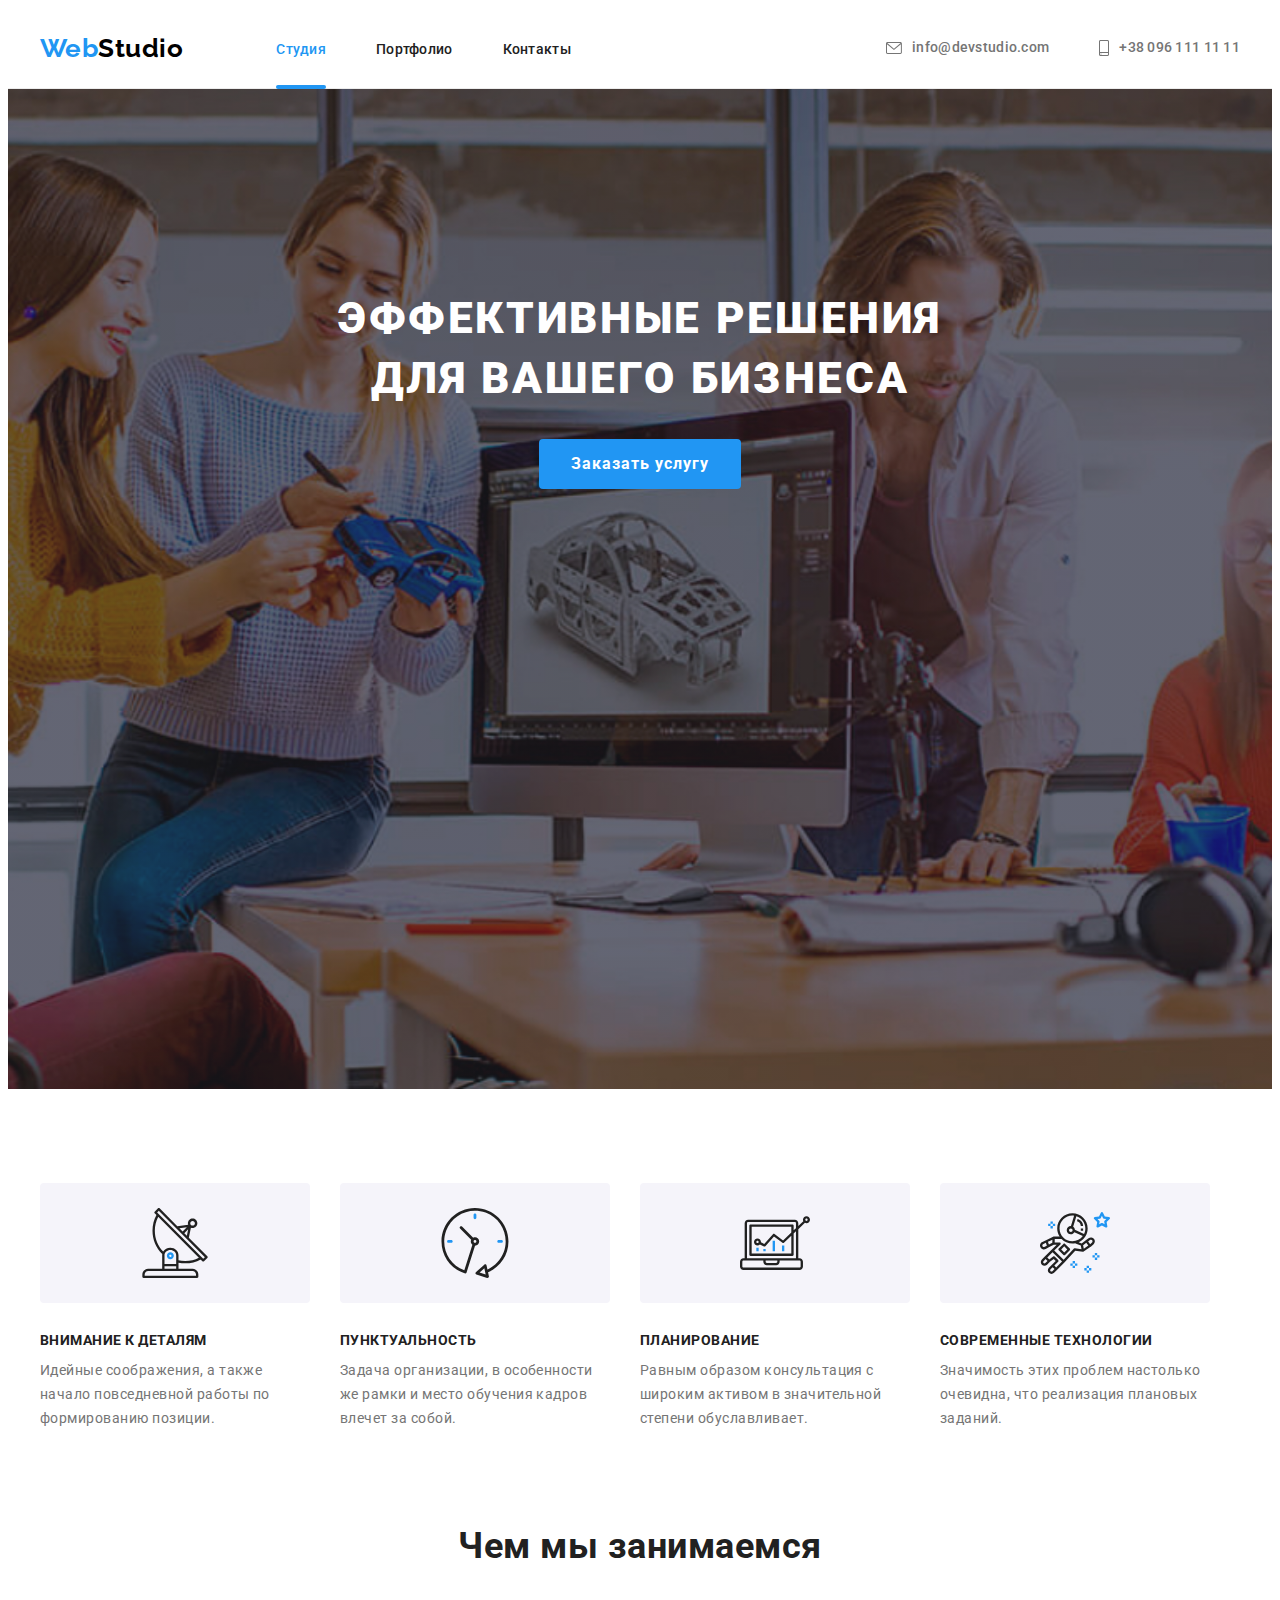
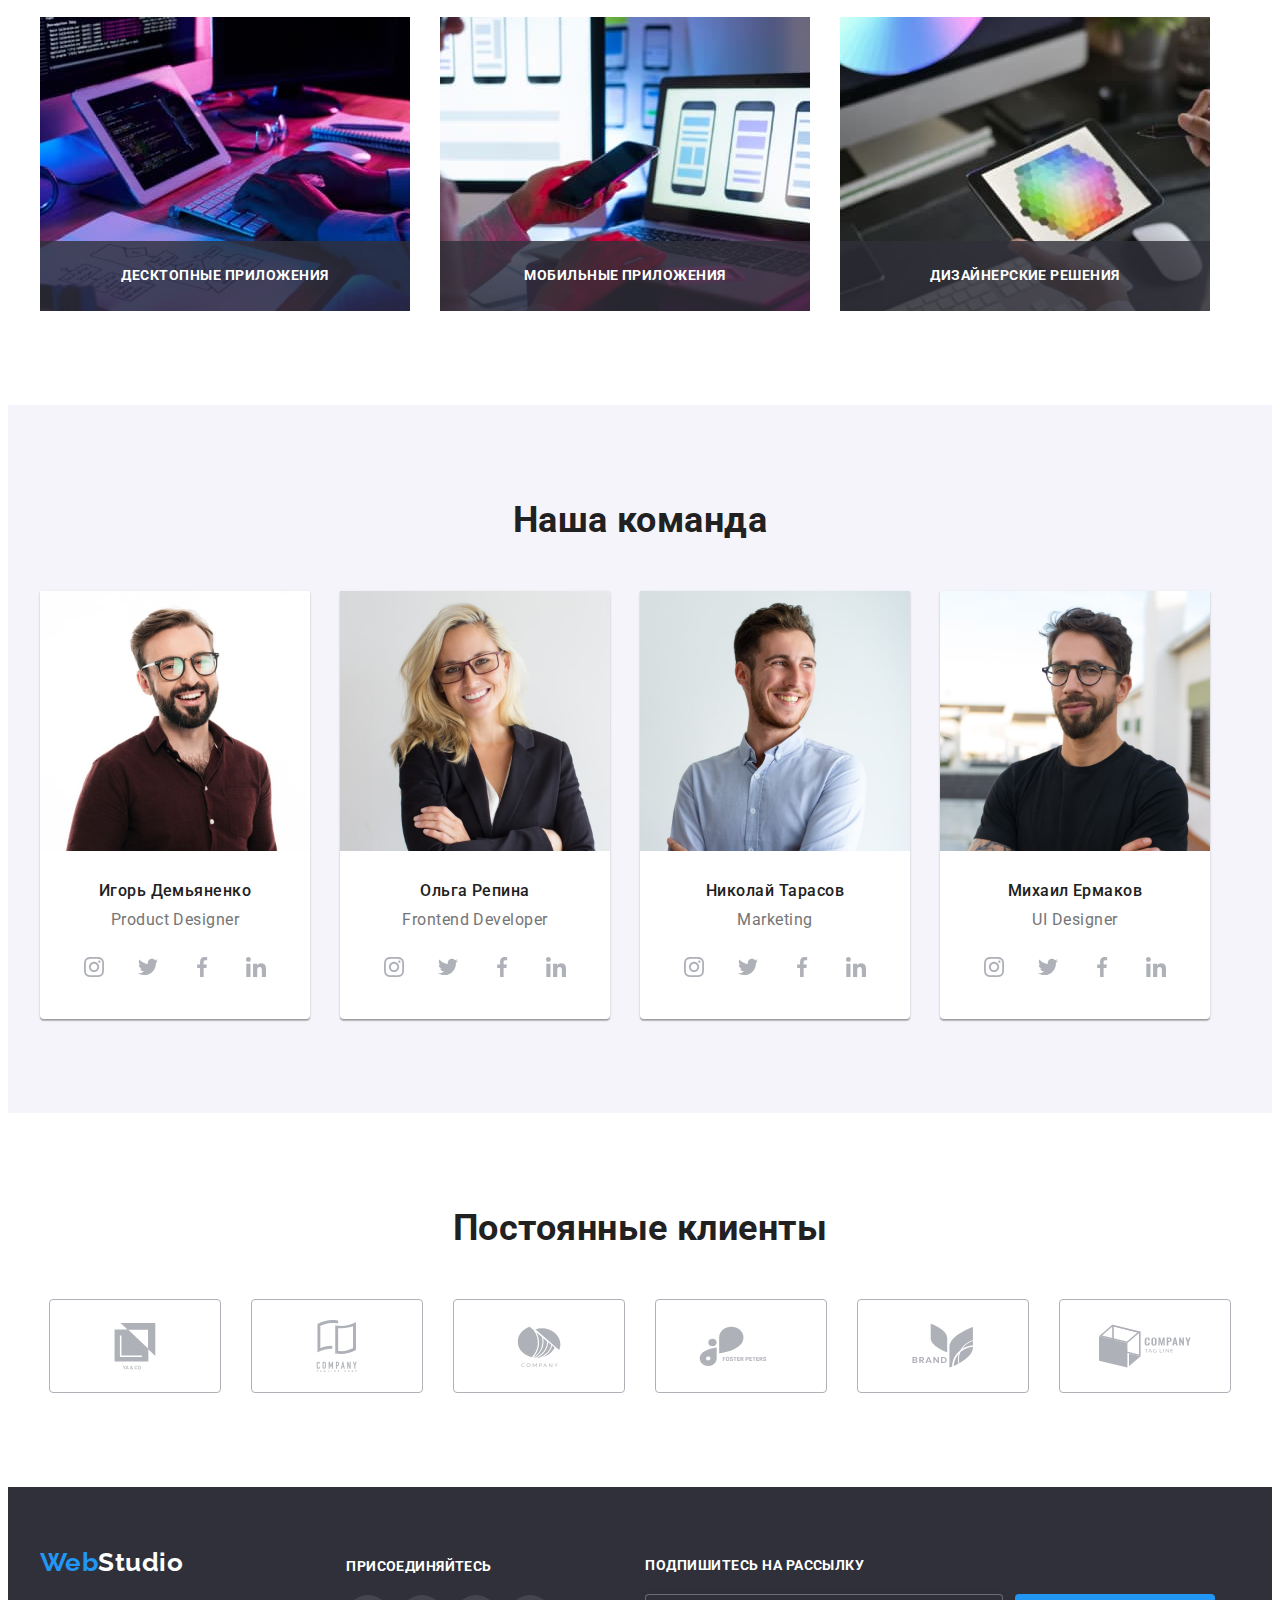
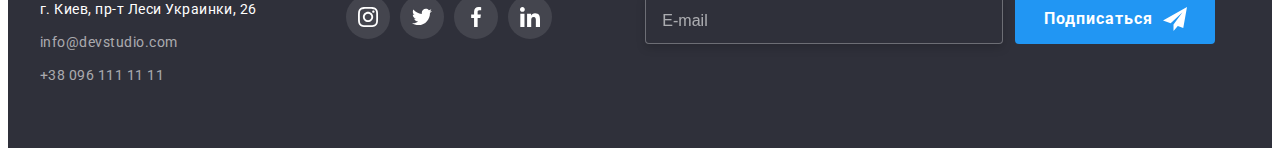
<file: index.html>
<!DOCTYPE html>
<html lang="ru">

<head>
    <meta charset="UTF-8">
    <meta http-equiv="X-UA-Compatible" content="IE=edge">
    <meta name="viewport" content="width=device-width, initial-scale=1.0">
    <title>Студия</title>
    <link
        href="https://fonts.googleapis.com/css2?family=Raleway:wght@700&family=Roboto:wght@400;500;700;900&display=swap"
        rel="stylesheet">
    <link rel="stylesheet" href="https://cdnjs.cloudflare.com/ajax/libs/modern-normalize/1.1.0/modern-normalize.min.css"
        integrity="sha512-wpPYUAdjBVSE4KJnH1VR1HeZfpl1ub8YT/NKx4PuQ5NmX2tKuGu6U/JRp5y+Y8XG2tV+wKQpNHVUX03MfMFn9Q=="
        crossorigin="anonymous" referrerpolicy="no-referrer" />
    <link rel="stylesheet" href="./css/main.min.css">
</head>

<body>


    <!-------------------------------------------------HEADER--------------------------------------------------------->
    <header class="header">
        <div class="container header__container--flex ">
            <nav class="header__nav">
                <a href="/index.html" class="logo">Web<span class="logo__text">Studio</span></a>

                <ul class="site-nav">
                    <li class="site-nav__item"><a href="" class="site-nav__link site-nav__link--current">Студия</a></li>
                    <li class="site-nav__item"><a href="./portfolio.html" class="site-nav__link">Портфолио</a></li>
                    <li class="site-nav__item"><a href="" class="site-nav__link">Контакты</a></li>
                </ul>
            </nav>
            <ul class="auth-nav">
                <li class="auth-nav__item">
                    <a href="mailto:info@devstudio.com" class="auth-nav__link"> <svg class="auth-nav__icon" width="16" height="12">
                            <use href="./images/icons.svg#icon-envelope"></use>
                        </svg>info@devstudio.com</a>
                </li>
                <li class="auth-nav__item">
                    <a href="tel:+380961111111" class="auth-nav__link"><svg class="auth-nav__icon" width="10" height="16">
                            <use href="./images/icons.svg#icon-smartphone"></use>
                        </svg> +38 096 111 11 11</a>
                </li>
            </ul>
        </div>
    </header>


    <!-------------------------------------------------HERO----------------------------------------------------------->
    <main>
        <section class="hero">
            <h1 class="hero__title">Эффективные решения<br> для вашего бизнеса</h1>
            <button data-modal-open type="button" class="button">Заказать услугу</button>
        </section>


        <!-------------------------------------------FEATERS---------------------------------------------------------->
        <section class="section">
            <div class="container">
                <h2 class="section__title visually-hidden">Особенности </h2>
                <ul class="features ">
                    <li class="features__item">
                        <div class="features__box"><svg class="features__icon" width="70px" height="70px">
                                <use href="./images/icons.svg#icon-antenna"></use>
                            </svg>
                        </div>
                        <h3 class="features__title">Внимание к деталям</h3>
                        <p class="features__text">Идейные соображения, а также начало повседневной работы по формированию позиции.
                        </p>
                    </li>

                    <li class="features__item">
                        <div class="features__box"><svg class="features__icon" width="70px" height="70px">
                                <use href="./images/icons.svg#icon-clock"></use>
                            </svg>
                        </div>
                        <h3 class="features__title">Пунктуальность</h3>
                        <p class="features__text">Задача организации, в особенности же рамки и место обучения кадров влечет за
                            собой.
                        </p>
                    </li>

                    <li class="features__item">
                        <div class="features__box"><svg class="features__icon" width="70px" height="70px">
                                <use href="./images/icons.svg#icon-diagram"></use>
                            </svg>
                        </div>
                        <h3 class="features__title">Планирование</h3>
                        <p class="features__text">Равным образом консультация с широким активом в значительной степени
                            обуславливает.
                        </p>
                    </li>

                    <li class="features__item">
                        <div class="features__box"><svg class="features__icon" width="70px" height="70px">
                                <use href="./images/icons.svg#icon-astronaut"></use>
                            </svg>
                        </div>
                        <h3 class="features__title">Современные технологии</h3>
                        <p class="features__text">Значимость этих проблем настолько очевидна, что реализация плановых заданий.</p>
                    </li>
                </ul>
            </div>
        </section>

        <!------------------------------------------------ABOUT-------------------------------------------------------->
        <section class="section section--padding">
            <div class="container">
                <h2 class="section__title">Чем мы занимаемся</h2>
                <ul class="about">
                    <li class="about__item">
                        <img src="./images/box1.jpg"
                            alt="Пальцы человека набирают програмный код на клавиатуре" width="370" height="294">
                        <p class="about__text">Десктопные приложения</p>
                    </li>
                    <li class="about__item">
                        <img src="./images/box2.jpg"
                            alt="В одной руке человек держит смартфон, а другой работает на ноутбуке" width="370"
                            height="294">
                        <p class="about__text">Мобильные приложения</p>
                    </li>
                    <li class="about__item">
                        <img src="./images/box3.jpg" alt="Человек рассматривает цветовую гамму на экране планшета"
                            width="370" height="294">
                        <p class="about__text">Дизайнерские решения</p>
                    </li>

                </ul>
            </div>
        </section>

        <!-------------------------------------------------TEAM------------------------------------------------------->
        <section class="section section--bg-color">
            <div class="container">
                <h2 class="section__title">Наша команда</h2>
                <ul class="team-card">
                    <li class="team-card__item"><img class="team-card__pic" src="./images/img.jpg"
                            alt="улыбающийся мужчина игорь демьяненко" width="270" height="260">
                        <h3 class="team-card__title">Игорь Демьяненко</h3>
                        <p lang="en" class="team-card__text">Product Designer</p>
                    
                        <ul class="team-socials">

                            <li>
                                <a class="team-socials__link" href="">
                                    <svg class="team-socials__icon"  height="20">
                                        <use href="./images/icons.svg#icon-instagram"></use>
                                    </svg>
                                </a>
                            </li>

                            <li>
                                <a class="team-socials__link" href="">
                                    <svg class="team-socials__icon"  height="20">
                                        <use href="./images/icons.svg#icon-twitter"></use>
                                    </svg>
                                </a>
                            </li>

                            <li>
                                <a class="team-socials__link" href="">
                                    <svg class="team-socials__icon"  height="20">
                                        <use href="./images/icons.svg#icon-facebook"></use>
                                    </svg>
                                </a>
                            </li>

                            <li>
                                <a class="team-socials__link team-socials__link--margin" href="">
                                    <svg class="team-socials__icon"  height="20">
                                        <use href="./images/icons.svg#icon-linkedin"></use>
                                    </svg>
                                </a>
                            </li>
                        </ul>
                    </li>

                    <li class="team-card__item"><img class="team-card__pic" src="./images/img1.jpg"
                            alt="улыбающаяся женщина ольга репина" width="270" height="260">
                        <h3 class="team-card__title">Ольга Репина</h3>
                        <p lang="en" class="team-card__text">Frontend Developer</p>
                        <ul class="team-socials">
                            <li>
                                <a class="team-socials__link" href="">
                                    <svg class="team-socials__icon"  height="20">
                                        <use href="./images/icons.svg#icon-instagram"></use>
                                    </svg>
                                </a>
                            </li>

                            <li>
                                <a class="team-socials__link" href="">
                                    <svg class="team-socials__icon"  height="20">
                                        <use href="./images/icons.svg#icon-twitter"></use>
                                    </svg>
                                </a>
                            </li>

                            <li>
                                <a class="team-socials__link" href="">
                                    <svg class="team-socials__icon"  height="20">
                                        <use href="./images/icons.svg#icon-facebook"></use>
                                    </svg>
                                </a>
                            </li>

                            <li>
                                <a class="team-socials__link team-socials__link--margin" href="">
                                    <svg class="team-socials__icon"  height="20">
                                        <use href="./images/icons.svg#icon-linkedin"></use>
                                    </svg>
                                </a>
                            </li>
                        </ul>
                    </li>

                    <li class="team-card__item"><img class="team-card__pic" src="./images/img2.jpg"
                            alt="улыбающийся мужчина николай тарасов" width="270" height="260">
                        <h3 class="team-card__title">Николай Тарасов</h3>
                        <p lang="en" class="team-card__text">Marketing</p>
                        <ul class="team-socials">
                            <li>
                                <a class="team-socials__link" href="">
                                    <svg class="team-socials__icon"  height="20">
                                        <use href="./images/icons.svg#icon-instagram"></use>
                                    </svg>
                                </a>
                            </li>

                            <li>
                                <a class="team-socials__link" href="">
                                    <svg class="team-socials__icon"  height="20">
                                        <use href="./images/icons.svg#icon-twitter"></use>
                                    </svg>
                                </a>
                            </li>

                            <li>
                                <a class="team-socials__link" href="">
                                    <svg class="team-socials__icon"  height="20">
                                        <use href="./images/icons.svg#icon-facebook"></use>
                                    </svg>
                                </a>
                            </li>

                            <li>
                                <a class="team-socials__link team-socials__link--margin " href="">
                                    <svg class="team-socials__icon" height="20">
                                        <use href="./images/icons.svg#icon-linkedin"></use>
                                    </svg>
                                </a>
                            </li>
                        </ul>
                    </li>

                    <li class="team-card__item"><img class="team-card__pic" src="./images/img3.jpg"
                            alt="улыбающийся мужчина михаил ермаков" width="270" height="260">
                        <h3 class="team-card__title">Михаил Ермаков</h3>
                        <p lang="en" class="team-card__text">UI Designer</p>
                        <ul class="team-socials">
                            <li>
                                <a class="team-socials__link" href="">
                                    <svg class="team-socials__icon"  height="20">
                                        <use href="./images/icons.svg#icon-instagram"></use>
                                    </svg>
                                </a>
                            </li>

                            <li>
                                <a class="team-socials__link" href="">
                                    <svg class="team-socials__icon"  height="20">
                                        <use href="./images/icons.svg#icon-twitter"></use>
                                    </svg>
                                </a>
                            </li>

                            <li>
                                <a class="team-socials__link" href="">
                                    <svg class="team-socials__icon" height="20">
                                        <use href="./images/icons.svg#icon-facebook"></use>
                                    </svg>
                                </a>
                            </li>

                            <li>
                                <a class="team-socials__link team-socials__link--margin" href="">
                                    <svg class="team-socials__icon" height="20">
                                        <use href="./images/icons.svg#icon-linkedin"></use>
                                    </svg>
                                </a>
                            </li>
                        </ul>
                    </li>
                </ul>
            </div>
        </section>

        <!---------------------------------------------- CLIENTS ------------------------------------------------------->
        <section class="section">
            <div class="container">
                <h2 class="section__title">Постоянные клиенты</h2>
                <ul class="clients-list">

                    <li class="clients-list__item">
                        <a class="clients-list__link" href="">
                            <svg class="clients-list__icon"  height="46.7">
                                <use href="./images/icons.svg#icon-clients-1"></use>
                            </svg>
                        </a>
                    </li>

                    <li class="clients-list__item">
                        <a class="clients-list__link" href="">
                            <svg class="clients-list__icon"  height="52">
                                <use href="./images/icons.svg#icon-clients-2"></use>
                            </svg>
                        </a>
                    </li>

                    <li class="clients-list__item">
                        <a class="clients-list__link" href="">
                            <svg class="clients-list__icon"  height="41.18">
                                <use href="./images/icons.svg#icon-clients-3"></use>
                            </svg>
                        </a>
                    </li>

                    <li class="clients-list__item">
                        <a class="clients-list__link" href="">
                            <svg class="clients-list__icon"  height="40.62">
                                <use href="./images/icons.svg#icon-clients-4"></use>
                            </svg>
                        </a>
                    </li>

                    <li class="clients-list__item">
                        <a class="clients-list__link" href="">
                            <svg class="clients-list__icon"  height="45.43">
                                <use href="./images/icons.svg#icon-clients-5"></use>
                            </svg>
                        </a>
                    </li>

                    <li class="clients-list__item">
                        <a class="clients-list__link" href="">
                            <svg class="clients-list__icon"  height="43.93">
                                <use href="./images/icons.svg#icon-clients-6"></use>
                            </svg>
                        </a>
                    </li>
                </ul>
            </div>
        </section>
    </main>

    <!---------------------------------------------------FOOTER------------------------------------------------------>
    <footer class="footer">
        <div class="container footer--flex">
            <div><a href="/index.html" class="logo footer__logo">Web<span class="logo__text--color">Studio</span></a>
                <address class="address">
                    <ul>
                        <li><a href="https://goo.gl/maps/sERwJR5rZnEGDeJr6" class="address__link address__link--color">г. Киев, пр-т Леси
                                Украинки,
                                26</a></li>
                        <li><a href="mailto:info@devstudio.com" class="address__link">info@devstudio.com</a></li>
                        <li><a href="tel:+380961111111" class="address__link address__link--margin">+38 096 111 11 11</a></li>
                    </ul>
                </address>
            </div>

            <!--Footer socials -->

            <div class="footer-socials">
                <p class="footer-socials__text">Присоединяйтесь</p>
                <ul class="footer-socials__list">
                    <li class="footer-socials__item">
                        <a class="footer-socials__link" href="">
                            <svg class="footer-socials__icon"  height="20px">
                                <use href="./images/icons.svg#icon-instagram"></use>
                            </svg>
                        </a>
                    </li>

                    <li class="footer-socials__item">
                        <a class="footer-socials__link" href="">
                            <svg class="footer-socials__icon"  height="20px">
                                <use href="./images/icons.svg#icon-twitter"></use>
                            </svg>
                        </a>
                    </li>

                    <li class="footer-socials__item">
                        <a class="footer-socials__link" href="">
                            <svg class="footer-socials__icon"  height="20px">
                                <use href="./images/icons.svg#icon-facebook"></use>
                            </svg>
                        </a>
                    </li>

                    <li class="footer-socials__item">
                        <a class="footer-socials__link" href="">
                            <svg class="footer-socials__icon"  height="20px">
                                <use href="./images/icons.svg#icon-linkedin"></use>
                            </svg>
                        </a>
                    </li>
                </ul>
            </div>

            <!--Footer E-mail Form -->

            <form class="mail-form">
                <div class="mail-form__field">
                    <label class="mail-form__label" for="mail-input">Подпишитесь на рассылку</label>
                    <input class="mail-form__input" type="email" name="mail-input" id="mail-input" placeholder="E-mail">
                </div>

                <button class="button mail-form__button" type="submit">Подписаться
                    <svg class="button__icon" width="24" height="24">
                        <use href="./images/icons.svg#icon-send"></use>
                    </svg>
                </button>
            </form>
        </div>

    </footer>

    <!--------------------------------------------------- MODAL--------------------------------------------------------->

    <div data-modal class="backdrop is-hidden">
        <div class="modal">

            <button data-modal-close type="button" class="close-btn">
                <svg class="close-btn__icon"  height="11px">
                    <use href="./images/icons.svg#icon-close"></use>
                </svg>
            </button>
            <form class="modal-form">
                <div role="group">
                    <h2 class="modal-form__title">Оставьте свои данные, мы вам перезвоним</h2>
                    <div class="form-fild">
                        <label class="form-fild__label" for="name">Имя</label>

                        <div class="input-wrapper"> <input class="form-fild__input" type="text" name="name" id="name">
                            <svg class="form-fild__icon" width="18" height="18">
                                <use href="./images/icons.svg#icon-person"></use>
                            </svg>
                        </div>

                    </div>

                    <div class="form-fild">
                        <label class="form-fild__label" for="tel">Телефон</label>
                        <div class="input-wrapper"><input class="form-fild__input" type="tel" name="tel" id="tel">
                            <svg class="form-fild__icon" width="18" height="18">
                                <use href="./images/icons.svg#icon-phone"></use>
                            </svg>

                        </div>
                    </div>

                    <div class="form-fild">
                        <label class="form-fild__label" for="email">Почта</label>
                        <div class="input-wrapper"> <input class="form-fild__input" type="email" name="email" id="email">
                            <svg class="form-fild__icon" width="18" height="18">
                                <use href="./images/icons.svg#icon-email"></use>
                            </svg>

                        </div>
                    </div>
                </div>

                <div class="form-fild">
                    <label class="form-fild__label" for="comment">Комментарий</label>
                    <textarea class="form-fild__input form-fild__input--textarea" name="comment" id="comment" rows="8"
                        placeholder="Введите текст"></textarea>
                </div>


                <div class="policy">

                    <label class="policy__label">
                        <input class="policy__checkbox" type="checkbox" name="policy">

                        <svg class="policy__icon" width="16" height="15">
                            <use href="./images/icons.svg#icon-mark"></use>
                        </svg>

                        Соглашаюсь с рассылкой и принимаю <a class="policy__link" href="">Условия договора </a>


                    </label>
                </div>


                <button class="button button--size" type="submit">Отправить</button>
            </form>
        </div>
    </div>
    <script src="./js/modal.js"></script>


</body>

</html>
</file>
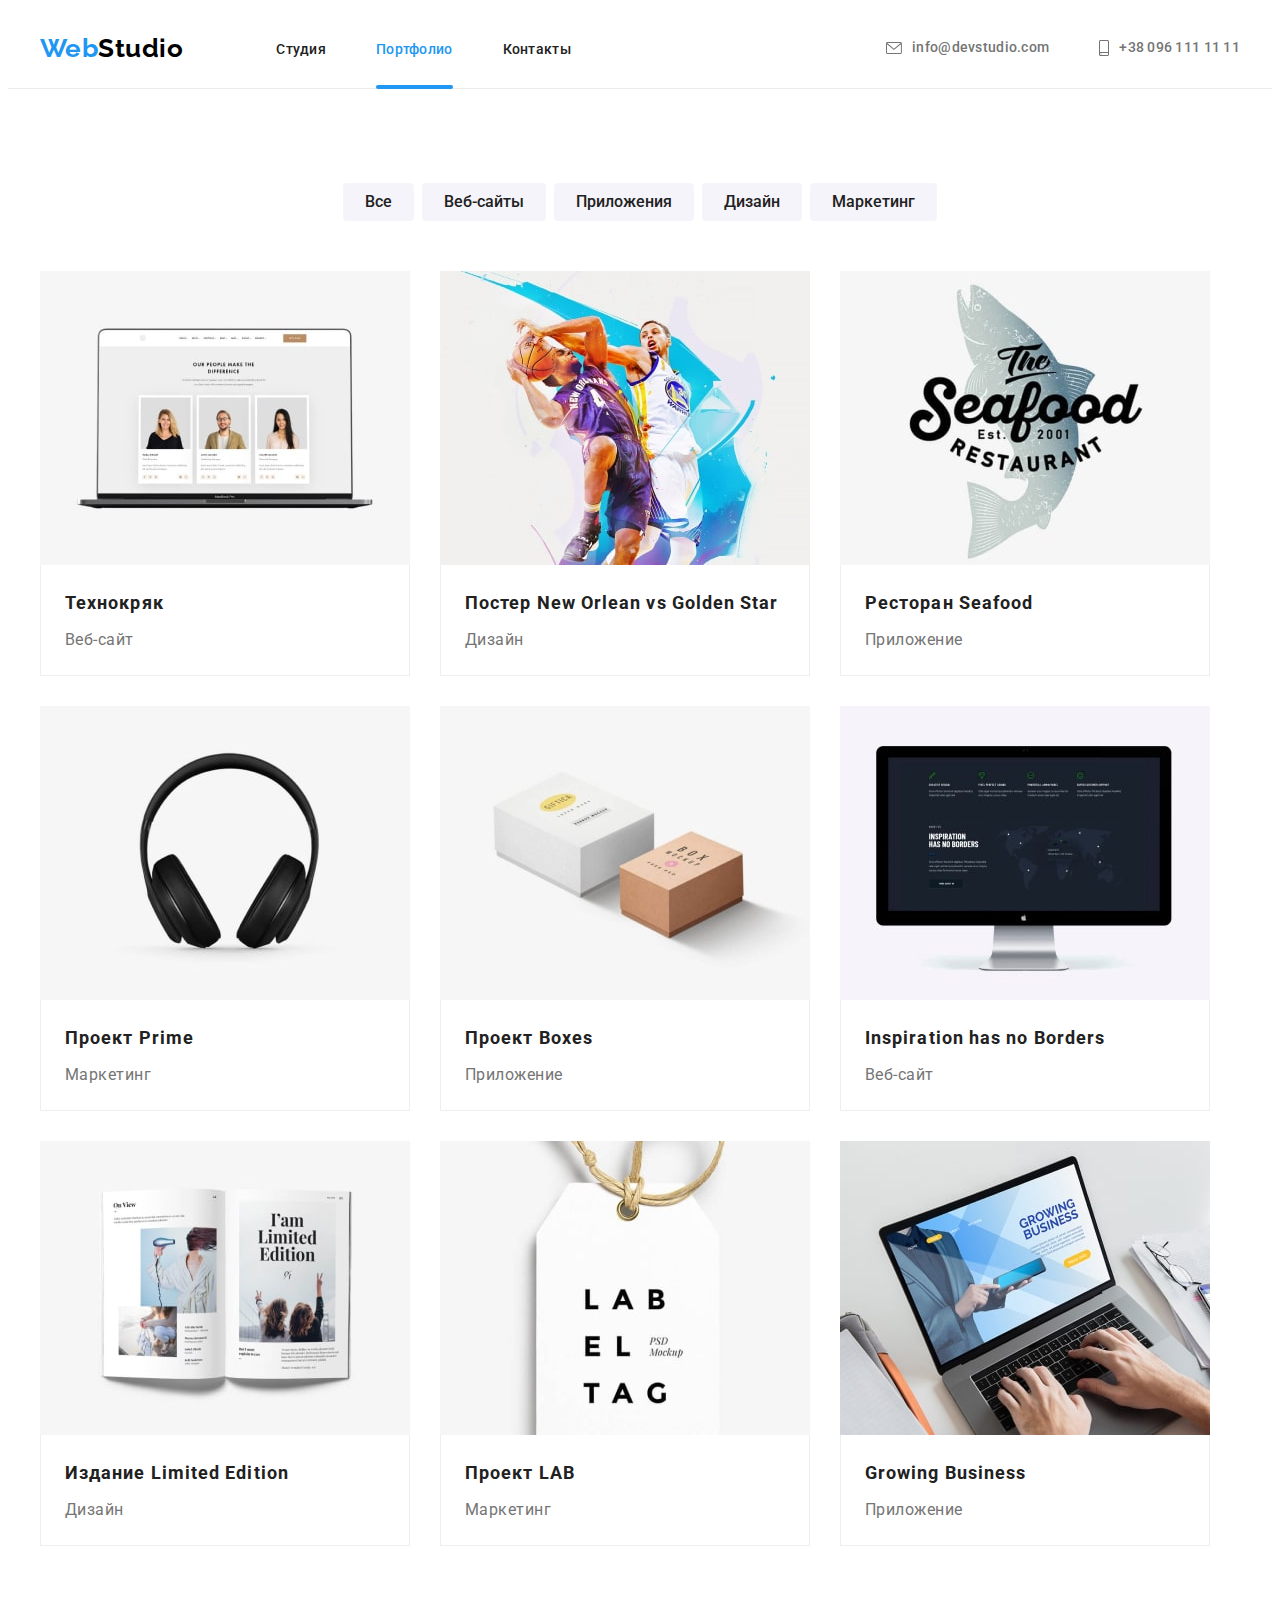
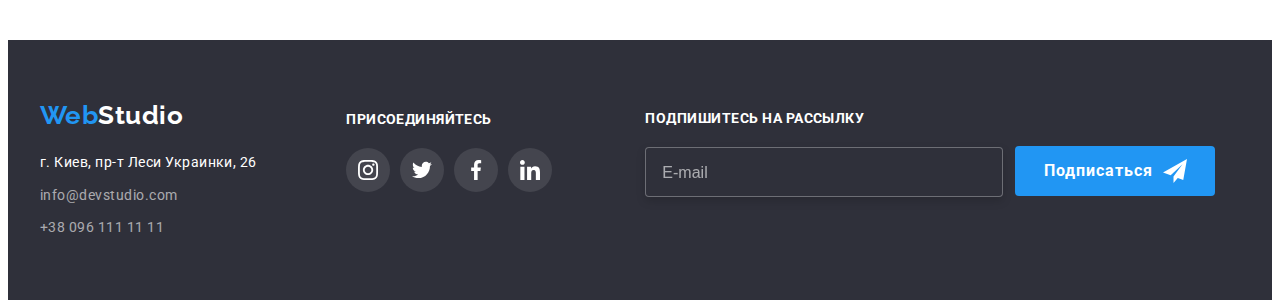
<file: portfolio.html>
<!DOCTYPE html>
<html lang="ru">

<head>
    <meta charset="UTF-8">
    <meta http-equiv="X-UA-Compatible" content="IE=edge">
    <meta name="viewport" content="width=device-width, initial-scale=1.0">
    <title>Портфолио</title>
    <link
        href="https://fonts.googleapis.com/css2?family=Raleway:wght@700&family=Roboto:wght@400;500;700;900&display=swap"
        rel="stylesheet">
    <link rel="stylesheet" href="https://cdnjs.cloudflare.com/ajax/libs/modern-normalize/1.1.0/modern-normalize.min.css"
        integrity="sha512-wpPYUAdjBVSE4KJnH1VR1HeZfpl1ub8YT/NKx4PuQ5NmX2tKuGu6U/JRp5y+Y8XG2tV+wKQpNHVUX03MfMFn9Q=="
        crossorigin="anonymous" referrerpolicy="no-referrer" />
    <link rel="stylesheet" href="./css/portfolio.min.css">
</head>

<body>

    <!----------------------------------------------------HEADER--------------------------------------------------------->
    <header class="header">
        <div class="container header__container--flex ">
            <nav class="header__nav">
                <a href="/index.html" class="logo">Web<span class="logo__text">Studio</span></a>
    
                <ul class="site-nav">
                    <li class="site-nav__item"><a href="./index.html" class="site-nav__link ">Студия</a></li>
                    <li class="site-nav__item"><a href="./portfolio.html" class="site-nav__link site-nav__link--current">Портфолио</a></li>
                    <li class="site-nav__item"><a href="" class="site-nav__link">Контакты</a></li>
                </ul>
            </nav>
            <ul class="auth-nav">
                <li class="auth-nav__item">
                    <a href="mailto:info@devstudio.com" class="auth-nav__link"> <svg class="auth-nav__icon" width="16"
                            height="12">
                            <use href="./images/icons.svg#icon-envelope"></use>
                        </svg>info@devstudio.com</a>
                </li>
                <li class="auth-nav__item">
                    <a href="tel:+380961111111" class="auth-nav__link"><svg class="auth-nav__icon" width="10" height="16">
                            <use href="./images/icons.svg#icon-smartphone"></use>
                        </svg> +38 096 111 11 11</a>
                </li>
            </ul>
        </div>
    </header>

    <!------------------------------------------------PORTFOLIO-------------------------------------------------------->
    <main>
        <section class="section">
            <div class="container">
                <h1 hidden>Портфолио компании</h1>
                <ul class="filter">
                    <li class="filter__item"><button type="button" class="filter__btn">Все</button></li>
                    <li class="filter__item"><button type="button" class="filter__btn">Веб-сайты</button></li>
                    <li class="filter__item"><button type="button" class="filter__btn">Приложения</button></li>
                    <li class="filter__item"><button type="button" class="filter__btn">Дизайн</button></li>
                    <li class="filter__item"><button type="button" class="filter__btn">Маркетинг</button></li>
                </ul>
            </div>

            <div class="container">
                <ul class="projects">
                    <li class="projects__item">
                        <a class="projects__link" href="">
                            <div class="projects-desc">
                                <img src="./images/portfolio/portfolio-1.jpg"
                                    alt="страница сайта на мониторе ноутбука" width="370" height="294">
                                <p class="projects-desc__text">Технокряк это современная площадка распространения коронавируса.
                                    Компании используют эту платформу для цифрового
                                    шпионажа и атак на защищённые сервера конкурентов.</p>
                            </div>
                            <div class="projects-meta">
                                <h2 class="projects-meta__title">Технокряк</h2>
                                <p class="projects-meta__text">Веб-сайт</p>
                            </div>
                        </a>
                    </li>

                    <li class="projects__item">
                        <a class="projects__link" href="">
                            <div class="projects-desc">
                                <img src="./images/portfolio/portfolio-2.jpg"
                                    alt="двое мужчин играют в баскетбол" width="370" height="294">
                                <p class="projects-desc__text">Технокряк это современная площадка распространения коронавируса.
                                    Компании используют эту платформу
                                    для цифрового
                                    шпионажа и атак на защищённые сервера конкурентов.</p>
                            </div>
                            <div class="projects-meta">
                                <h2 class="projects-meta__title">Постер <span lang="en">New Orlean vs Golden Star</span></h2>
                                <p class="projects-meta__text">Дизайн</p>
                            </div>
                        </a>
                    </li>

                    <li class="projects__item">
                        <a class="projects__link" href="">
                            <div class="projects-desc">
                                <img  src="./images/portfolio/portfolio-3.jpg" alt="логотип ресторана"
                                    width="370" height="294">
                                <p class="projects-desc__text">Технокряк это современная площадка распространения коронавируса.
                                    Компании используют эту платформу
                                    для цифрового
                                    шпионажа и атак на защищённые сервера конкурентов.</p>
                            </div>
                            <div class="projects-meta">
                                <h2 class="projects-meta__title">Ресторан <span lang="en">Seafood</span> </h2>
                                <p class="projects-meta__text">Приложение</p>
                            </div>
                        </a>
                    </li>

                    <li class="projects__item">
                        <a class="projects__link" href="">
                            <div class="projects-desc">
                                <img  src="./images/portfolio/portfolio-4.jpg" alt="наушники" width="370"
                                    height="294">
                                <p class="projects-desc__text">Технокряк это современная площадка распространения коронавируса.
                                    Компании используют эту платформу
                                    для цифрового
                                    шпионажа и атак на защищённые сервера конкурентов.</p>
                            </div>
                            <div class="projects-meta">
                                <h2 class="projects-meta__title">Проект <span lang="en">Prime</span> </h2>
                                <p class="projects-meta__text">Маркетинг</p>
                            </div>
                        </a>
                    </li>

                    <li class="projects__item">
                        <a class="projects__link" href="">
                            <div class="projects-desc">
                                <img  src="./images/portfolio/portfolio-5.jpg" alt="два бокса" width="370"
                                    height="294">
                                <p class="projects-desc__text">Технокряк это современная площадка распространения коронавируса.
                                    Компании используют эту платформу
                                    для цифрового
                                    шпионажа и атак на защищённые сервера конкурентов.</p>
                            </div>
                            <div class="projects-meta">
                                <h2 class="projects-meta__title">Проект <span lang="en">Boxes</span> </h2>
                                <p class="projects-meta__text">Приложение</p>
                            </div>
                        </a>
                    </li>

                    <li class="projects__item">
                        <a class="projects__link" href="">
                            <div class="projects-desc">
                                <img  src="./images/portfolio/portfolio-6.jpg"
                                    alt="страница веб-сайта на мониторе компьютера" width="370" height="294">
                                <p class="projects-desc__text">Технокряк это современная площадка распространения коронавируса.
                                    Компании используют эту платформу
                                    для цифрового
                                    шпионажа и атак на защищённые сервера конкурентов.</p>
                            </div>
                            <div class="projects-meta">
                                <h2 lang="en" class="projects-meta__title">Inspiration has no Borders</h2>
                                <p class="projects-meta__text">Веб-сайт</p>
                            </div>
                        </a>
                    </li>
                    <li class="projects__item">
                        <a class="projects__link" href="">
                            <div class="projects-desc">
                                <img  src="./images/portfolio/portfolio-7.jpg"
                                    alt="открытая книжная страница" width="370" height="294">
                                <p class="projects-desc__text">Технокряк это современная площадка распространения коронавируса.
                                    Компании используют эту платформу
                                    для цифрового
                                    шпионажа и атак на защищённые сервера конкурентов.</p>
                            </div>
                            <div class="projects-meta">
                                <h2 class="projects-meta__title">Издание <span lang="en">Limited Edition</span> </h2>
                                <p class="projects-meta__text">Дизайн</p>
                            </div>
                        </a>
                    </li>
                    <li class="projects__item">
                        <a class="projects__link" href="">
                            <div class="projects-desc">
                                <img  src="./images/portfolio/portfolio-8.jpg" alt="логотип компании"
                                    width="370" height="294">
                                <p class="projects-desc__text">Технокряк это современная площадка распространения коронавируса.
                                    Компании используют эту платформу
                                    для цифрового
                                    шпионажа и атак на защищённые сервера конкурентов.</p>
                            </div>
                            <div class="projects-meta">
                                <h2 class="projects-meta__title">Проект LAB</h2>
                                <p class="projects-meta__text">Маркетинг</p>
                            </div>
                        </a>
                    </li>
                    <li class="projects__item">
                        <a class="projects__link" href="">
                            <div class="projects-desc">
                                <img  src="./images/portfolio/portfolio-9.jpg"
                                    alt="человек работает на ноутбуке" width="370" height="294">
                                <p class="projects-desc__text">Технокряк это современная площадка распространения коронавируса.
                                    Компании используют эту платформу
                                    для цифрового
                                    шпионажа и атак на защищённые сервера конкурентов.</p>
                            </div>
                            <div class="projects-meta">
                                <h2 lang="en" class="projects-meta__title">Growing Business</h2>
                                <p class="projects-meta__text">Приложение</p>
                            </div>
                        </a>
                    </li>

                </ul>
            </div>
        </section>
    </main>
<!---------------------------------------------------FOOTER---------------------------------------------------->
<footer class="footer">
    <div class="container footer--flex">
        <div><a href="/index.html" class="logo footer__logo">Web<span class="logo__text--color">Studio</span></a>
            <address class="address">
                <ul>
                    <li><a href="https://goo.gl/maps/sERwJR5rZnEGDeJr6" class="address__link address__link--color">г.
                            Киев, пр-т Леси
                            Украинки,
                            26</a></li>
                    <li><a href="mailto:info@devstudio.com" class="address__link">info@devstudio.com</a></li>
                    <li><a href="tel:+380961111111" class="address__link address__link--margin">+38 096 111 11 11</a>
                    </li>
                </ul>
            </address>
        </div>

        <!--Footer socials -->

        <div class="footer-socials">
            <p class="footer-socials__text">Присоединяйтесь</p>
            <ul class="footer-socials__list">
                <li class="footer-socials__item">
                    <a class="footer-socials__link" href="">
                        <svg class="footer-socials__icon" height="20px">
                            <use href="./images/icons.svg#icon-instagram"></use>
                        </svg>
                    </a>
                </li>

                <li class="footer-socials__item">
                    <a class="footer-socials__link" href="">
                        <svg class="footer-socials__icon" height="20px">
                            <use href="./images/icons.svg#icon-twitter"></use>
                        </svg>
                    </a>
                </li>

                <li class="footer-socials__item">
                    <a class="footer-socials__link" href="">
                        <svg class="footer-socials__icon" height="20px">
                            <use href="./images/icons.svg#icon-facebook"></use>
                        </svg>
                    </a>
                </li>

                <li class="footer-socials__item">
                    <a class="footer-socials__link" href="">
                        <svg class="footer-socials__icon" height="20px">
                            <use href="./images/icons.svg#icon-linkedin"></use>
                        </svg>
                    </a>
                </li>
            </ul>
        </div>

        <!--Footer E-mail Form -->

        <form class="mail-form">
            <div class="mail-form__field">
                <label class="mail-form__label" for="mail-input">Подпишитесь на рассылку</label>
                <input class="mail-form__input" type="email" name="mail-input" id="mail-input" placeholder="E-mail">
            </div>

            <button class="button mail-form__button" type="submit">Подписаться
                <svg class="button__icon" width="24" height="24">
                    <use href="./images/icons.svg#icon-send"></use>
                </svg>
            </button>
        </form>
    </div>

</footer>

</body>

</html>
</file>
<file: css/main.min.css>
img{display:block;max-width:100%}p,h1,h2,h3,h4,h5,h6{margin:0}ul{list-style:none;margin:0;padding:0}a{text-decoration:none}textarea{resize:none}:active,:hover,:focus{outline:0;outline-offset:0}body{color:#757575;font-family:"Roboto",sans-serif;letter-spacing:0.03em}.container{width:1200px;margin-left:auto;margin-right:auto;padding-left:15px;padding-right:15px}.header{border-bottom:1px solid #ececec}.logo{margin-right:93px;color:#2196f3;font-family:"Raleway",sans-serif;font-weight:700;font-size:26px;line-height:1.19;text-decoration:none}.logo__text{color:#000}.header__container--flex{display:flex}.header__nav{display:flex;align-items:center}.site-nav{display:flex;align-items:center}.site-nav__item:not(:last-child){margin-right:50px}.site-nav__link{position:relative;padding-top:32px;padding-bottom:32px;color:#212121;cursor:pointer;font-weight:500;font-size:14px;line-height:1.14;letter-spacing:0.02em;text-decoration:none;transition:color 250ms cubic-bezier(0.4, 0, 0.2, 1)}.site-nav__link--current{color:#2196f3}.site-nav__link--current:after{position:absolute;left:0;bottom:0;content:"";display:block;width:100%;height:4px;background-color:#2196f3;border-radius:2px}.site-nav__link:hover,.site-nav__link:focus{color:#2196f3}.auth-nav{display:flex;align-items:center;margin-left:auto;color:#757575}.auth-nav__item:not(:last-child){margin-right:50px}.auth-nav__link{display:flex;padding-top:32px;padding-bottom:32px;align-items:center;color:#757575;font-weight:500;font-size:14px;line-height:1.14;letter-spacing:0.02em;text-decoration:none;transition:color 250ms cubic-bezier(0.4, 0, 0.2, 1)}.auth-nav__link:hover,.auth-nav__link:focus{color:#2196f3}.auth-nav__icon{padding:0;margin-right:10px;fill:currentColor}.hero{max-width:1600px;height:600px;margin-left:auto;margin-right:auto;padding-top:200px;padding-bottom:200px;background-image:linear-gradient(to right, rgba(47,48,58,0.4), rgba(47,48,58,0.4)),url(../images/bgc-img.jpg);background-repeat:no-repeat;background-position:center;background-size:cover;text-align:center;background-color:#2f303a}.hero__title{margin-top:0;margin-bottom:30px;color:#fff;font-weight:900;font-size:44px;line-height:1.36;letter-spacing:0.06em;text-transform:uppercase}.button{display:inline-block;border-radius:4px;padding:10px 32px;min-width:200px;color:#fff;background-color:#2196f3;box-shadow:drop-shadow(0px 4px 4px rgba(0,0,0,0.15));cursor:pointer;font-family:"Roboto",sans-serif;font-weight:700;font-size:16px;line-height:1.87;letter-spacing:0.06em;border:none;transition:background-color 250ms cubic-bezier(0.4, 0, 0.2, 1)}.button:hover{background-color:#188ce8}.section{padding-top:94px;padding-bottom:94px}.section__title{margin-top:0;margin-bottom:50px;color:#212121;font-weight:700;font-size:36px;line-height:1.17;text-align:center}.features{display:flex}.features__item{width:270px}.features__item:not(:last-child){margin-right:30px}.features__box{display:flex;justify-content:center;align-items:center;height:120px;margin-bottom:30px;background-color:#f5f4fa;border-radius:4px}.features__title{margin-top:0;margin-bottom:10px;color:#212121;font-family:"Roboto",sans-serif;font-style:normal;font-size:14px;line-height:1.14;text-transform:uppercase}.features__text{margin:0;font-size:14px;line-height:1.71}.section--padding{padding-top:0}.about{display:flex}.about__item{position:relative}.about__item:not(:last-child){margin-right:30px}.about__text{position:absolute;bottom:0;width:370px;padding:27px 0;background-color:rgba(47,48,58,0.8);font-weight:700;font-style:normal;font-size:14px;line-height:1.14;text-align:center;text-transform:uppercase;color:#fff}.section--bg-color{background-color:#f5f4fa}.team-card{display:flex}.team-card__item{padding-bottom:30px;background:#fff;box-shadow:0px 1px 3px rgba(0,0,0,0.12),0px 1px 1px rgba(0,0,0,0.14),0px 2px 1px rgba(0,0,0,0.2);border-radius:0px 0px 4px 4px}.team-card__item:not(:last-child){margin-right:30px}.team-card__pic{margin-top:0;margin-bottom:30px}.team-card__title{margin-top:0;margin-bottom:10px;color:#212121;font-weight:500;font-size:16px;line-height:1.19;text-align:center}.team-card__text{margin-top:0;margin-bottom:16px;font-size:16px;line-height:1.19;text-align:center}.team-socials{display:flex;justify-content:center}.team-socials__link{display:flex;width:44px;height:44px;margin-right:10px;align-items:center;list-style:none;color:#afb1b8;border-radius:50px;transition:color 250ms cubic-bezier(0.4, 0, 0.2, 1),background-color 250ms cubic-bezier(0.4, 0, 0.2, 1)}.team-socials__link:hover,.team-socials__link:focus{background-color:#2196f3;color:#fff}.team-socials__link--margin{margin-right:0}.team-socials__icon{fill:currentColor}.clients-list{display:flex;justify-content:center}.clients-list__item:not(:last-child){margin-right:30px}.clients-list__link{display:flex;align-items:center;width:170px;height:92px;color:#afb1b8;border:1px solid #afb1b8;border-radius:4px;transition:color 250ms cubic-bezier(0.4, 0, 0.2, 1),border 250ms cubic-bezier(0.4, 0, 0.2, 1)}.clients-list__link:hover,.clients-list__link:focus{color:#2196f3;border:1px solid #2196f3}.clients-list__icon{fill:currentColor}.footer{padding-top:60px;padding-bottom:60px;margin-left:auto;margin-right:auto;background-color:#2f303a}.footer--flex{display:flex}.footer__logo{display:inline-block;margin-bottom:20px}.logo__text--color{color:#fff}.address__link{display:inline-block;margin-bottom:9px;color:rgba(255,255,255,0.6);font-style:normal;font-size:14px;line-height:1.71;text-decoration:none;transition:color 250ms cubic-bezier(0.4, 0, 0.2, 1)}.address__link--margin{margin-bottom:0}.address__link--color{color:#fff}.address__link:hover,.address__link:focus{color:#2196f3}.footer-socials{width:206px;height:80px;margin-left:70px;padding-top:12px}.footer-socials__text{margin-bottom:20px;color:#fff;font-weight:700;font-size:14px;line-height:1.14;letter-spacing:0.03em;text-transform:uppercase}.footer-socials__list{display:flex}.footer-socials__item:not(:last-child){margin-right:10px}.footer-socials__link{display:flex;width:44px;height:44px;align-items:center;list-style:none;border-radius:50px;color:#fff;background:rgba(255,255,255,0.1);transition:background-color 250ms cubic-bezier(0.4, 0, 0.2, 1)}.footer-socials__link:hover,.footer-socials__link:focus{background-color:#2196f3}.footer-socials__icon{fill:currentColor}.mail-form{display:flex;margin-left:93px;padding-top:11px;width:570px}.mail-form__field{display:flex;flex-direction:column}.mail-form__label{margin-bottom:20px;font-weight:700;font-size:14px;line-height:1.14;text-transform:uppercase;color:#fff}.mail-form__input{width:358px;height:50px;margin:0;padding:15px 0 15px 16px;border:1px solid rgba(255,255,255,0.3);box-sizing:border-box;filter:drop-shadow(0px 4px 4px rgba(0,0,0,0.15));border-radius:4px;background-color:#2f303a;font-size:20px;color:#fff;transition:border 250ms cubic-bezier(0.4, 0, 0.2, 1)}.mail-form__input:focus{border:1px solid #2196f3}.mail-form__input::placeholder{font-size:16px;line-height:1.25;display:flex;align-items:center;color:rgba(255,255,255,0.6)}.mail-form__button{position:relative;top:35.5px;display:flex;justify-content:center;align-items:center;min-width:200px;height:50px;margin-left:12px;padding:0}.button__icon{margin-left:10px;fill:#fff}.visually-hidden{position:absolute;width:1px;height:1px;margin:-1px;padding:0;overflow:hidden;border:0;clip:rect(0 0 0 0)}.backdrop{position:fixed;top:0;left:0;width:100%;height:100%;background:rgba(0,0,0,0.2);opacity:1;transition:opacity 250ms cubic-bezier(0.4, 0, 0.2, 1)}.is-hidden{opacity:0;pointer-events:none}.is-hidden .modal{transform:translate(-50%, -50%) scale(1.2)}.modal{position:absolute;top:50%;left:50%;transform:scale(1) translate(-50%, -50%);display:flex;padding:40px;min-width:528px;min-height:581px;background-color:#fff;box-shadow:0px 1px 3px rgba(0,0,0,0.12),0px 1px 1px rgba(0,0,0,0.14),0px 2px 1px rgba(0,0,0,0.2);border-radius:4px;transition:transform 250ms cubic-bezier(0.4, 0, 0.2, 1)}.close-btn{position:absolute;top:8px;right:8px;display:flex;align-items:center;width:30px;height:30px;padding:0;background-color:#fff;border:1px solid rgba(0,0,0,0.1);border-radius:50px;cursor:pointer}.close-btn__icon{display:flex;fill:#000;transition:fill 250ms cubic-bezier(0.4, 0, 0.2, 1)}.close-btn__icon:hover{fill:#2196f3}.modal-form{display:flex;flex-direction:column;width:448px;margin-left:auto;margin-right:auto}.modal-form__title{margin-top:0;margin-bottom:12px;font-weight:700;font-size:20px;line-height:calc(23px / 20px);text-align:center;color:#212121}.form-fild{position:relative;display:flex;flex-direction:column}.form-fild__label{margin-bottom:4px;font-size:12px;line-height:calc(14px / 12px);letter-spacing:0.01em;color:#757575}.form-fild__input{display:flex;width:100%;margin:0;padding-left:42px;padding-top:11px;padding-bottom:11px;border:1px solid rgba(33,33,33,0.2);box-sizing:border-box;border-radius:4px;transition:border 250ms cubic-bezier(0.4, 0, 0.2, 1)}.form-fild__input:focus{border:1px solid #2196f3}.input-wrapper{position:relative;margin-bottom:10px;color:#212121}.form-fild__icon{position:absolute;top:50%;left:12px;transform:translateY(-50%);fill:currentColor;transition:fill 250ms cubic-bezier(0.4, 0, 0.2, 1)}.form-fild__input:focus ~ .form-fild__icon{fill:#2196f3}.form-fild__input--textarea{margin-bottom:20px;padding:12px 16px;width:448px;height:120px;border:1px solid rgba(33,33,33,0.2);box-sizing:border-box;border-radius:4px}.form-fild__input--textarea--textarea:focus{border:1px solid #2196f3}.form-fild__input--textarea--textarea::placeholder{font-size:12px;line-height:calc(14px / 12px);letter-spacing:0.01em;color:rgba(117,117,117,0.5)}.policy{margin-bottom:30px;margin-left:auto;margin-right:auto}.policy__label{display:block;font-size:14px;line-height:1.71;color:#757575}.policy__checkbox{position:absolute;-webkit-appearance:none;-moz-appearance:none;appearance:none;margin:0;padding:0}.policy__checkbox:checked+.policy__icon{background-color:#2196f3;border-color:#2196f3;fill:#fff}.policy__icon{position:relative;top:2px;display:inline-block;margin-right:8px;width:16px;height:15px;border:2px solid #212121;border-radius:2px;background-origin:border-box;fill:none;transition:background-color 250ms cubic-bezier(0.4, 0, 0.2, 1),border-color 250ms cubic-bezier(0.4, 0, 0.2, 1),fill 250ms cubic-bezier(0.4, 0, 0.2, 1)}.policy__link{font-size:14px;line-height:1.71;text-decoration-line:underline;color:#2196f3}.button--size{width:200px;height:50px;margin-left:auto;margin-right:auto}
/*# sourceMappingURL=main.min.css.map */
</file>
<file: css/portfolio.min.css>
img{display:block;max-width:100%}p,h1,h2,h3,h4,h5,h6{margin:0}ul{list-style:none;margin:0;padding:0}a{text-decoration:none}textarea{resize:none}:active,:hover,:focus{outline:0;outline-offset:0}body{color:#757575;font-family:"Roboto",sans-serif;letter-spacing:0.03em}.container{width:1200px;margin-left:auto;margin-right:auto;padding-left:15px;padding-right:15px}.header{border-bottom:1px solid #ececec}.logo{margin-right:93px;color:#2196f3;font-family:"Raleway",sans-serif;font-weight:700;font-size:26px;line-height:1.19;text-decoration:none}.logo__text{color:#000}.header__container--flex{display:flex}.header__nav{display:flex;align-items:center}.site-nav{display:flex;align-items:center}.site-nav__item:not(:last-child){margin-right:50px}.site-nav__link{position:relative;padding-top:32px;padding-bottom:32px;color:#212121;cursor:pointer;font-weight:500;font-size:14px;line-height:1.14;letter-spacing:0.02em;text-decoration:none;transition:color 250ms cubic-bezier(0.4, 0, 0.2, 1)}.site-nav__link--current{color:#2196f3}.site-nav__link--current:after{position:absolute;left:0;bottom:0;content:"";display:block;width:100%;height:4px;background-color:#2196f3;border-radius:2px}.site-nav__link:hover,.site-nav__link:focus{color:#2196f3}.auth-nav{display:flex;align-items:center;margin-left:auto;color:#757575}.auth-nav__item:not(:last-child){margin-right:50px}.auth-nav__link{display:flex;padding-top:32px;padding-bottom:32px;align-items:center;color:#757575;font-weight:500;font-size:14px;line-height:1.14;letter-spacing:0.02em;text-decoration:none;transition:color 250ms cubic-bezier(0.4, 0, 0.2, 1)}.auth-nav__link:hover,.auth-nav__link:focus{color:#2196f3}.auth-nav__icon{padding:0;margin-right:10px;fill:currentColor}.filter{margin-bottom:50px;display:flex;justify-content:center}.filter__btn{padding:6px 22px;color:#212121;background-color:#f5f4fa;font-family:"Roboto",sans-serif;font-weight:500;font-size:16px;line-height:1.62;text-align:center;cursor:pointer;border:none;border-radius:4px;transition:background-color 250ms cubic-bezier(0.4, 0, 0.2, 1),color 250ms cubic-bezier(0.4, 0, 0.2, 1),box-shadow 250ms cubic-bezier(0.4, 0, 0.2, 1)}.filter__btn:hover,.filter__btn:focus{color:#fff;background-color:#2196f3;box-shadow:0px 3px 1px rgba(0,0,0,0.1),0px 1px 2px rgba(0,0,0,0.08),0px 2px 2px rgba(0,0,0,0.12);border-radius:4px}.filter__item:not(:last-child){margin-right:8px}.projects{display:flex;flex-wrap:wrap;background:#fff}.projects__item{width:370px;margin-bottom:30px;margin-right:30px}.projects__item:nth-child(3n){margin-right:0}.projects__item:nth-last-child(-n+3){margin-bottom:0}.projects__item:hover,.projects__item:focus{box-shadow:0px 1px 1px rgba(0,0,0,0.12),0px 4px 4px rgba(0,0,0,0.06),1px 4px 6px rgba(0,0,0,0.16);cursor:pointer}.projects__link{text-decoration:none;font-family:"Roboto",sans-serif;font-style:normal;font-weight:normal;font-size:16px;line-height:1.87;color:#757575}.projects-desc{position:relative;overflow:hidden}.projects-desc__text{position:absolute;top:0;transform:translateY(100%);display:flex;width:370px;height:294px;padding:63px 24px 173px 24px;font-size:18px;line-height:1.56;color:#fff;background-color:rgba(33,150,243,0.9);transition:transform 250ms cubic-bezier(0.4, 0, 0.2, 1),color 250ms cubic-bezier(0.4, 0, 0.2, 1),box-shadow 250ms cubic-bezier(0.4, 0, 0.2, 1)}.projects__link:hover .projects-desc__text,.projects__link:focus .projects-desc__text{transform:translateY(0)}.projects-meta{padding:20px 24px;border-right:1px solid #eeeeee;border-bottom:1px solid #eeeeee;border-left:1px solid #eeeeee}.projects-meta__title{margin-top:0;margin-bottom:4px;color:#212121;font-size:18px;line-height:2;letter-spacing:0.06em}.projects-meta__text{margin:0;font-size:16px;line-height:1.87}.section{padding-top:94px;padding-bottom:94px}.section__title{margin-top:0;margin-bottom:50px;color:#212121;font-weight:700;font-size:36px;line-height:1.17;text-align:center}.clients-list{display:flex;justify-content:center}.clients-list__item:not(:last-child){margin-right:30px}.clients-list__link{display:flex;align-items:center;width:170px;height:92px;color:#afb1b8;border:1px solid #afb1b8;border-radius:4px;transition:color 250ms cubic-bezier(0.4, 0, 0.2, 1),border 250ms cubic-bezier(0.4, 0, 0.2, 1)}.clients-list__link:hover,.clients-list__link:focus{color:#2196f3;border:1px solid #2196f3}.clients-list__icon{fill:currentColor}.footer{padding-top:60px;padding-bottom:60px;margin-left:auto;margin-right:auto;background-color:#2f303a}.footer--flex{display:flex}.footer__logo{display:inline-block;margin-bottom:20px}.logo__text--color{color:#fff}.address__link{display:inline-block;margin-bottom:9px;color:rgba(255,255,255,0.6);font-style:normal;font-size:14px;line-height:1.71;text-decoration:none;transition:color 250ms cubic-bezier(0.4, 0, 0.2, 1)}.address__link--margin{margin-bottom:0}.address__link--color{color:#fff}.address__link:hover,.address__link:focus{color:#2196f3}.footer-socials{width:206px;height:80px;margin-left:70px;padding-top:12px}.footer-socials__text{margin-bottom:20px;color:#fff;font-weight:700;font-size:14px;line-height:1.14;letter-spacing:0.03em;text-transform:uppercase}.footer-socials__list{display:flex}.footer-socials__item:not(:last-child){margin-right:10px}.footer-socials__link{display:flex;width:44px;height:44px;align-items:center;list-style:none;border-radius:50px;color:#fff;background:rgba(255,255,255,0.1);transition:background-color 250ms cubic-bezier(0.4, 0, 0.2, 1)}.footer-socials__link:hover,.footer-socials__link:focus{background-color:#2196f3}.footer-socials__icon{fill:currentColor}.button{display:inline-block;border-radius:4px;padding:10px 32px;min-width:200px;color:#fff;background-color:#2196f3;box-shadow:drop-shadow(0px 4px 4px rgba(0,0,0,0.15));cursor:pointer;font-family:"Roboto",sans-serif;font-weight:700;font-size:16px;line-height:1.87;letter-spacing:0.06em;border:none;transition:background-color 250ms cubic-bezier(0.4, 0, 0.2, 1)}.button:hover{background-color:#188ce8}.mail-form{display:flex;margin-left:93px;padding-top:11px;width:570px}.mail-form__field{display:flex;flex-direction:column}.mail-form__label{margin-bottom:20px;font-weight:700;font-size:14px;line-height:1.14;text-transform:uppercase;color:#fff}.mail-form__input{width:358px;height:50px;margin:0;padding:15px 0 15px 16px;border:1px solid rgba(255,255,255,0.3);box-sizing:border-box;filter:drop-shadow(0px 4px 4px rgba(0,0,0,0.15));border-radius:4px;background-color:#2f303a;font-size:20px;color:#fff;transition:border 250ms cubic-bezier(0.4, 0, 0.2, 1)}.mail-form__input:focus{border:1px solid #2196f3}.mail-form__input::placeholder{font-size:16px;line-height:1.25;display:flex;align-items:center;color:rgba(255,255,255,0.6)}.mail-form__button{position:relative;top:35.5px;display:flex;justify-content:center;align-items:center;min-width:200px;height:50px;margin-left:12px;padding:0}.button__icon{margin-left:10px;fill:#fff}
/*# sourceMappingURL=portfolio.min.css.map */
</file>
